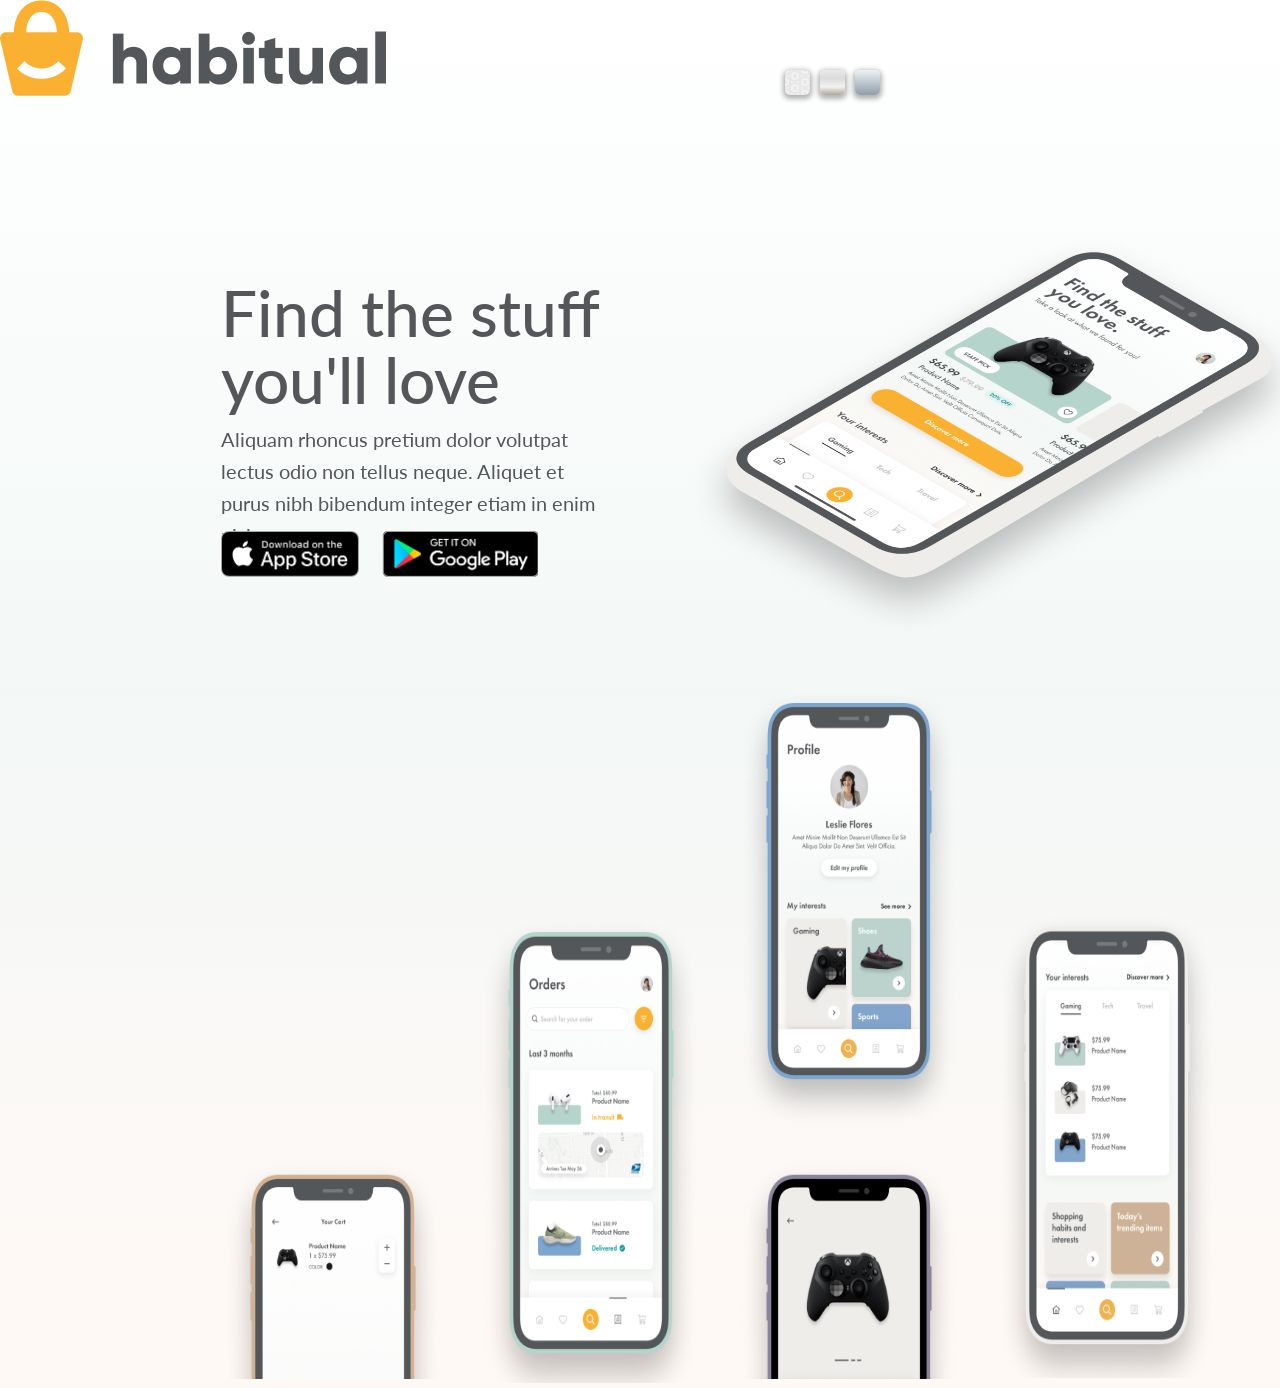
<file: index.html>
<!doctype html><html lang="en"><head><meta charset="UTF-8"><meta http-equiv="X-UA-Compatible" content="IE=edge"><meta name="viewport" content="width=device-width,initial-scale=1"><link rel="stylesheet" href="fortawesome/fontawesome-free/css/all.css"><title>Splash Page</title><link rel="icon" href="javascript.png"><script defer="defer" src="main.1e6ea5fe7ae13c7e8c10.js"></script><link href="main.f7c3bcd2e6fd39bf7fde.css" rel="stylesheet"><meta name="theme-color" content="#8C54A4" /><link rel="manifest" href="/manifest.3f9f84f00b4a9f6f98b113939b040c65.json" /></head><body><div class="wrapper"><img src="./assets/images/habitual-branding.png" alt="Habiltal Logo"><div class="background-toggles" tittle="Change Background"><div class="background-1" onclick='changeBackground("1")'></div><div class="background-2" onclick='changeBackground("2")'></div><div class="background-3" onclick='changeBackground("3")'></div></div><div class="text-container"><h1 class="title">Find the stuff you'll love</h1><p class="text">Aliquam rhoncus pretium dolor volutpat lectus odio non tellus neque. Aliquet et purus nibh bibendum integer etiam in enim nisi.</p><div class="app-store-btn"><a href="https://apple.com" target="_blank"><img src="./assets/images/app-store-button.png" alt="Apple Store"></a></div><div class="google-play-btn"><a href="https://play.google.com" target="_blank"><img src="./assets/images/google-play-button.png" alt="Google Play"></a></div></div><div class="main-image-container"><img src="./assets/images/main-image.png" alt="Landing Page Mockup"></div><img src="./assets/images/profile.png" alt="Profile" class="profile-img"> <img src="./assets/images/orders.png" alt="Orders" class="orders-img"> <img src="./assets/images/home.png" alt="Home Mockup" class="home-img"> <img src="./assets/images/cart.png" alt="Cart Mockup" class="cart-img"> <img src="./assets/images/product.png" alt="Product Mockup" class="product-img"></div></body></html>
</file>
<file: main.f7c3bcd2e6fd39bf7fde.css>
@import url(https://fonts.googleapis.com/css2?family=Lato&display=swap);html{box-sizing:border-box}body{background:linear-gradient(180deg,#fff,#f3f8f7 49.91%,#fff9f5 94.19%);color:#54575a;font-family:Lato,sans-serif;margin:0;overflow-x:hidden}.wrapper{height:1388px;margin:auto;position:relative;width:1440px}.title{font-size:64px;font-style:normal;font-weight:500;height:135px;line-height:67px;top:236px;width:458px}.brand-img,.title{left:221px;position:absolute}.brand-img{border-radius:0;height:47.64px;top:50.2525634765625px;width:193px}.text{font-size:20px;font-style:normal;font-weight:400;height:96px;line-height:32px;top:403px;width:394px}.app-store-btn,.text{left:221px;position:absolute}.app-store-btn{border-radius:0;top:531px}.app-store-btn,.app-store-btn img{height:46.277523040771484px;width:138.44346618652344px}.google-play-btn{border-radius:[object Object]px;left:381.8138732910156px;position:absolute;top:531px}.google-play-btn,.google-play-btn img{height:46.27737045288086px;width:156.18612670898438px}.main-image-container{border-radius:0;height:309.2696533203125px;left:683.28271484375px;position:absolute;top:229.7303466796875px;width:535.7173461914062px}.main-image-container img{height:411.15px}.profile-img{border-radius:0;height:444.0000000000001px;left:737.0001220703125px;position:absolute;top:686px;width:224.00000000000006px}.orders-img{left:479px;top:913px}.home-img,.orders-img{border-radius:0;height:470.0000000000001px;position:absolute;width:224.00000000000006px}.home-img{left:995px;top:908px}.cart-img{left:221px}.cart-img,.product-img{border-radius:0;height:222.0000000000001px;position:absolute;top:1157px;width:224.00000000000006px}.product-img{left:737px}.background-toggles{display:flex;position:absolute;right:550px;top:70px}.background-toggles>div{border-radius:5px;box-shadow:0 2px 5px 2px rgba(0,0,0,.3);cursor:pointer;height:25px;margin-right:10px;width:25px}.background-1{background-color:#f2f2f2;background-image:url("data:image/svg+xml;charset=utf-8,%3Csvg width='20' height='12' xmlns='http://www.w3.org/2000/svg'%3E%3Cpath d='M6 12c0-.622-.095-1.221-.27-1.785A5.982 5.982 0 0 0 10 12c1.67 0 3.182-.683 4.27-1.785A5.998 5.998 0 0 0 14 12h2a4 4 0 0 1 4-4V6c-1.67 0-3.182.683-4.27 1.785a6.017 6.017 0 0 0 0-3.57A5.982 5.982 0 0 0 20 6V4a4 4 0 0 1-4-4h-2c0 .622.095 1.221.27 1.785A5.982 5.982 0 0 0 10 0C8.33 0 6.818.683 5.73 1.785 5.905 1.22 6 .622 6 0H4a4 4 0 0 1-4 4v2c1.67 0 3.182.683 4.27 1.785A5.998 5.998 0 0 1 4 6c0-.622.095-1.221.27-1.785A5.982 5.982 0 0 1 0 6v2a4 4 0 0 1 4 4h2zm-4 0a2 2 0 0 0-2-2v2h2zm16 0a2 2 0 0 1 2-2v2h-2zM0 2a2 2 0 0 0 2-2H0v2zm20 0a2 2 0 0 1-2-2h2v2zm-10 8a4 4 0 1 0 0-8 4 4 0 0 0 0 8zm0-2a2 2 0 1 0 0-4 2 2 0 0 0 0 4z' fill='%23b8b8b8' fill-opacity='.2' fill-rule='evenodd'/%3E%3C/svg%3E")}.background-2{background:#ada996;background:-webkit-linear-gradient(180deg,#eaeaea,#dbdbdb,#f2f2f2,#ada996);background:linear-gradient(180deg,#eaeaea,#dbdbdb,#f2f2f2,#ada996)}.background-3{background:#8e9eab;background:-webkit-linear-gradient(180deg,#eef2f3,#8e9eab);background:linear-gradient(180deg,#eef2f3,#8e9eab)}
</file>
